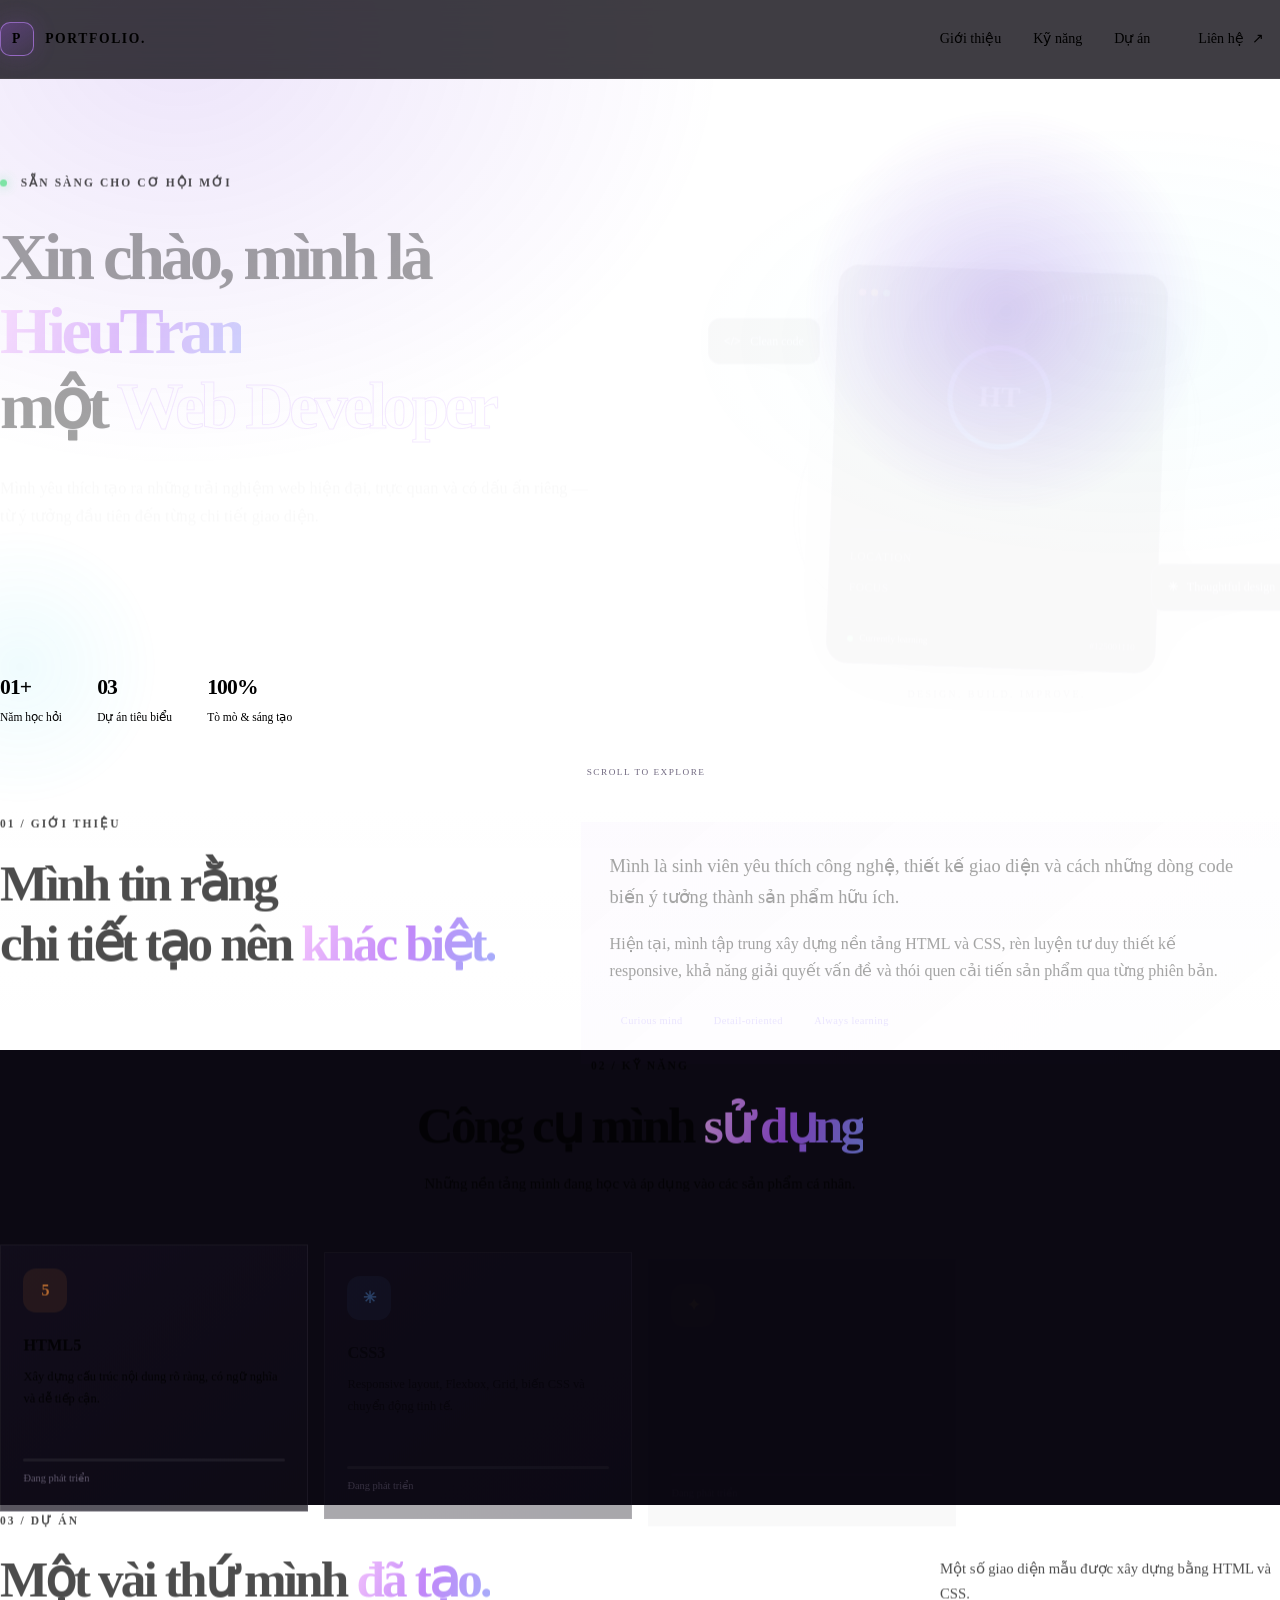
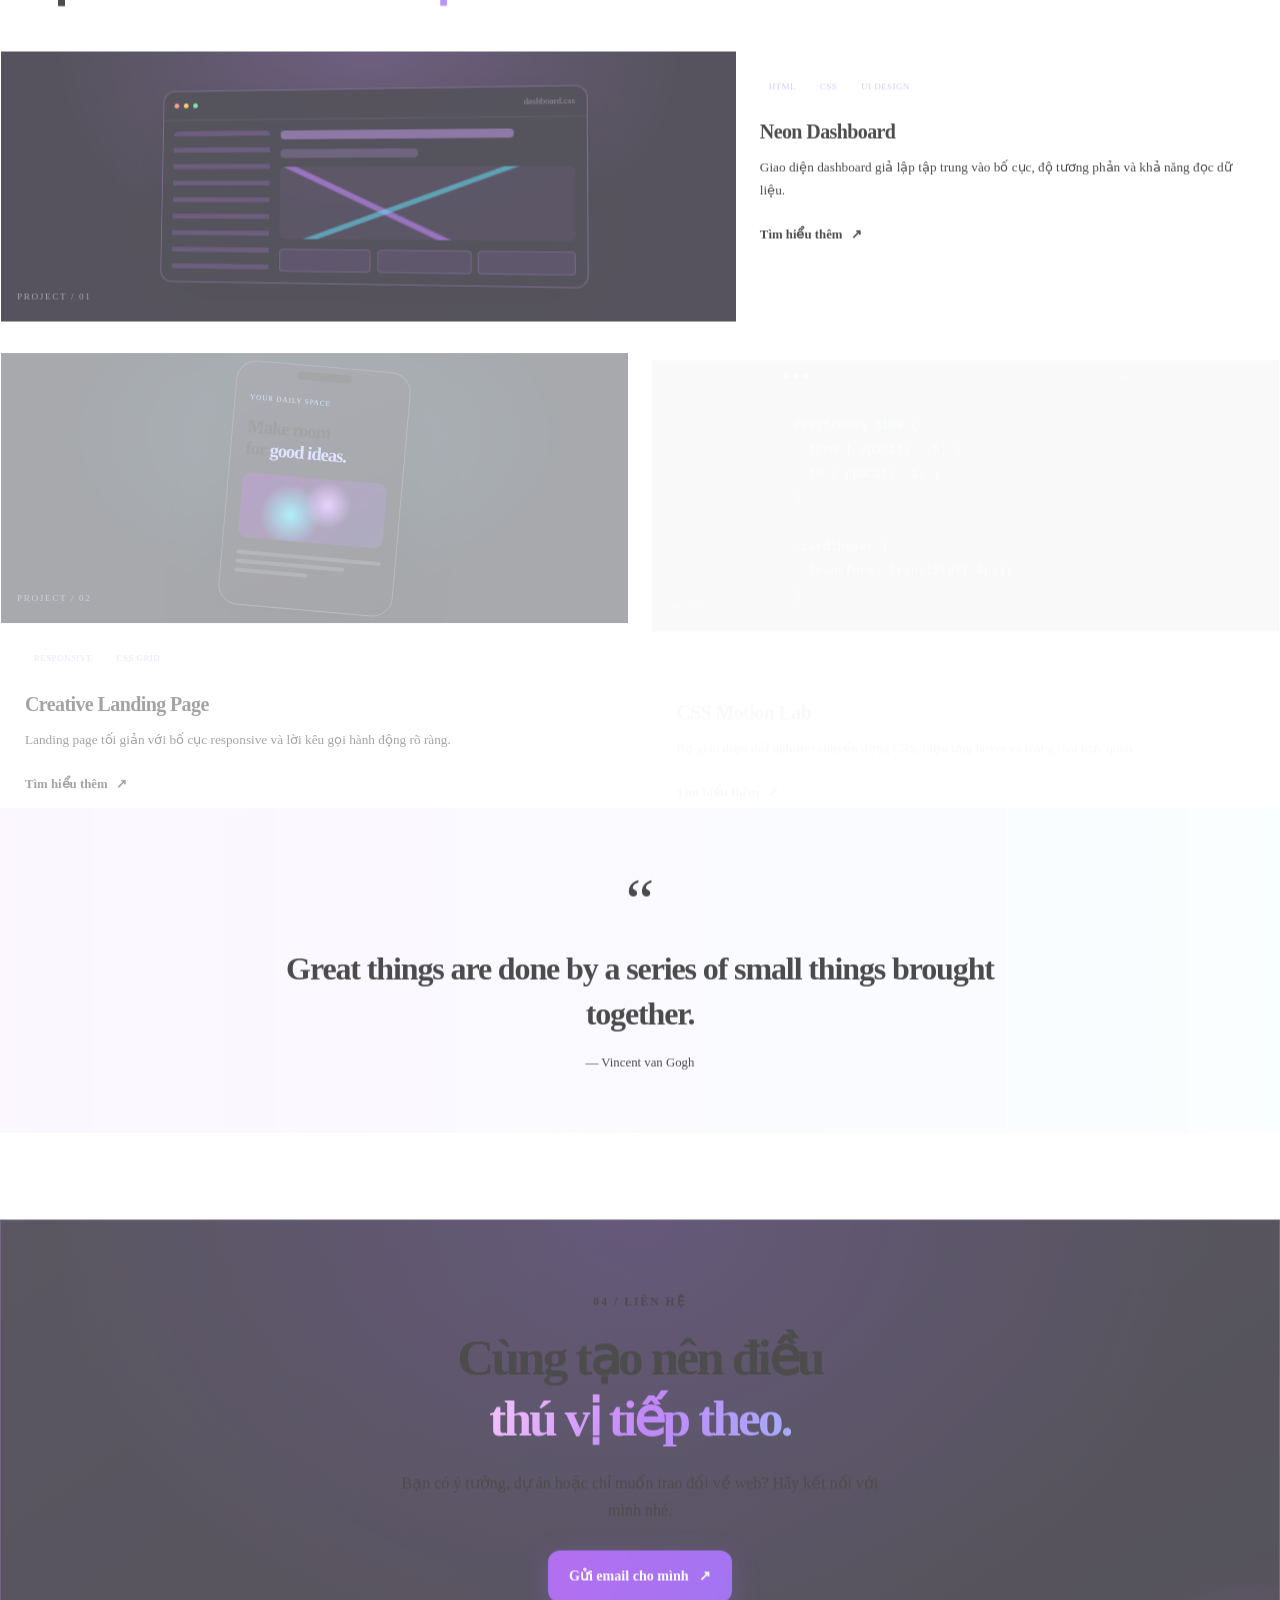
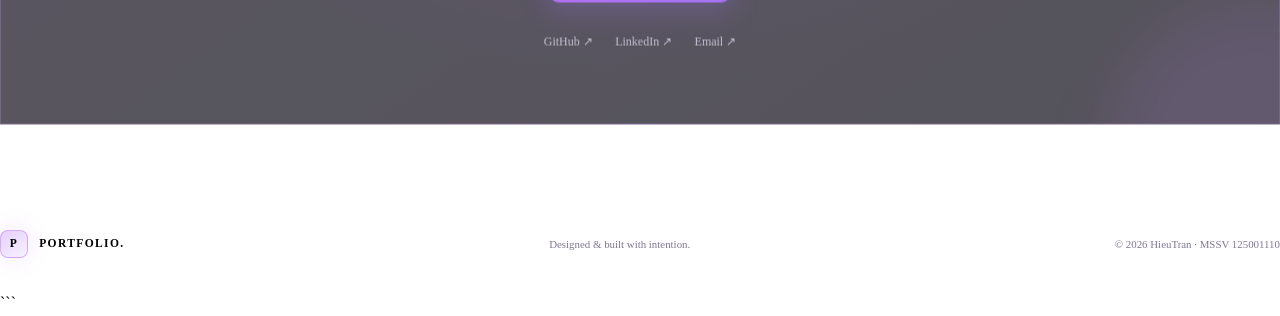
<file: index.html>
<!DOCTYPE html>
<html lang="vi">
<head>
  <meta charset="UTF-8">
  <meta name="viewport" content="width=device-width, initial-scale=1.0">
  <title>HieuTran Portfolio</title>
  <meta http-equiv="refresh" content="0; url=Portfolio_Dark_Neon_125001110/">
</head>
<body>
  <p>Đang mở portfolio...</p>
  <a href="Portfolio_Dark_Neon_125001110/">Bấm vào đây nếu trang không tự chuyển.</a>
</body>
</html>
</file>
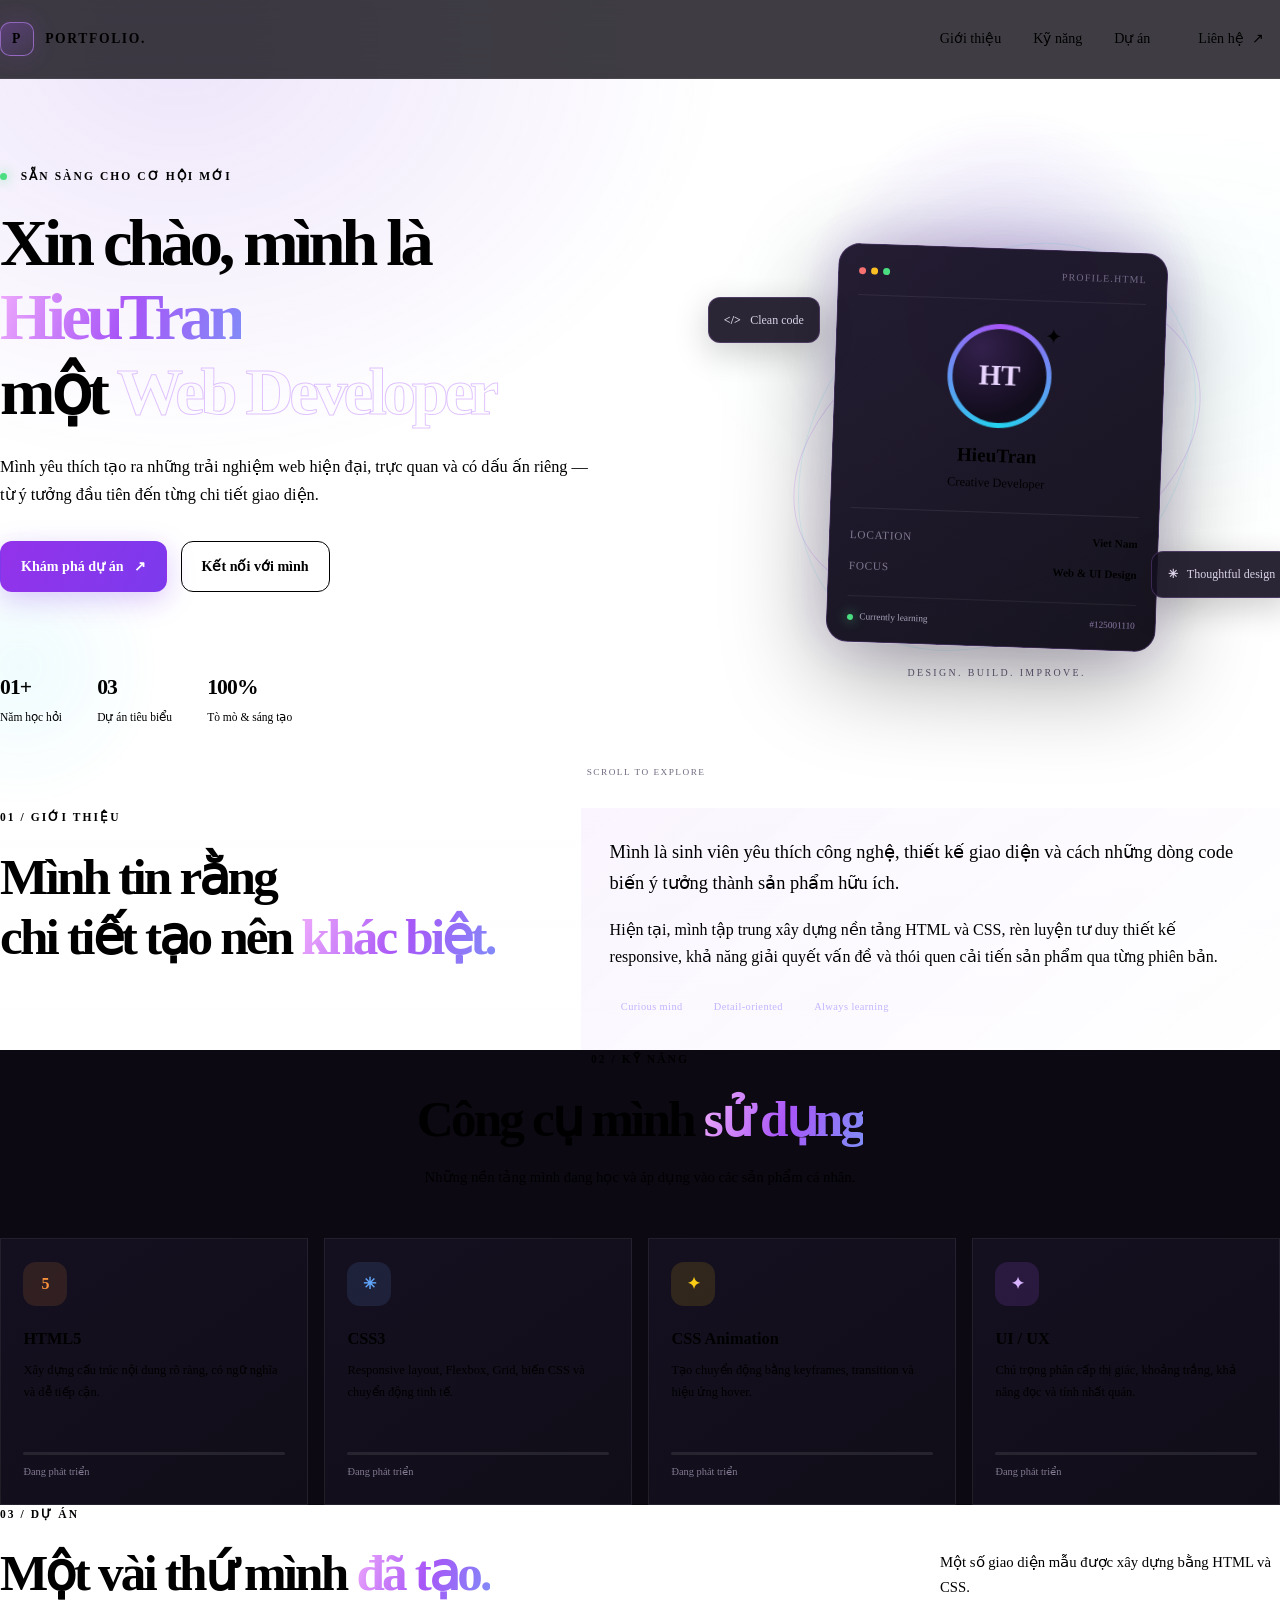
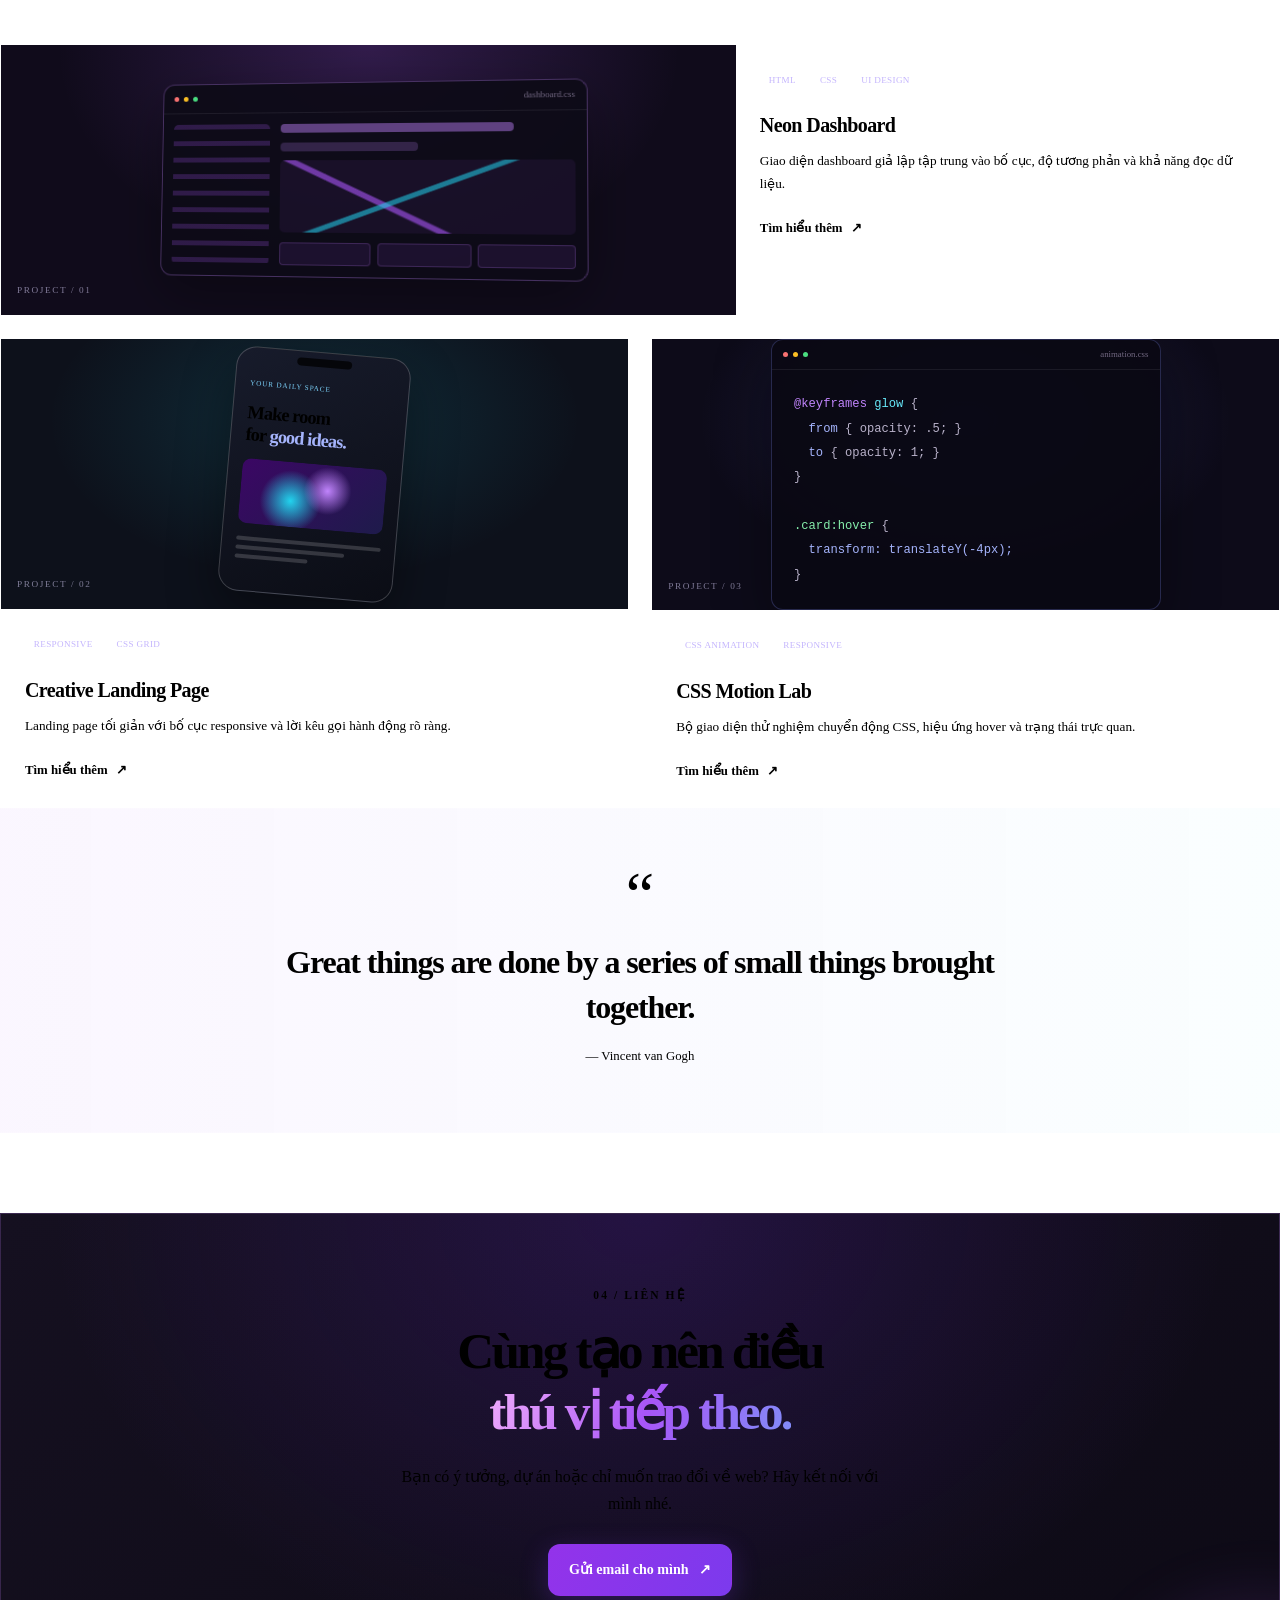
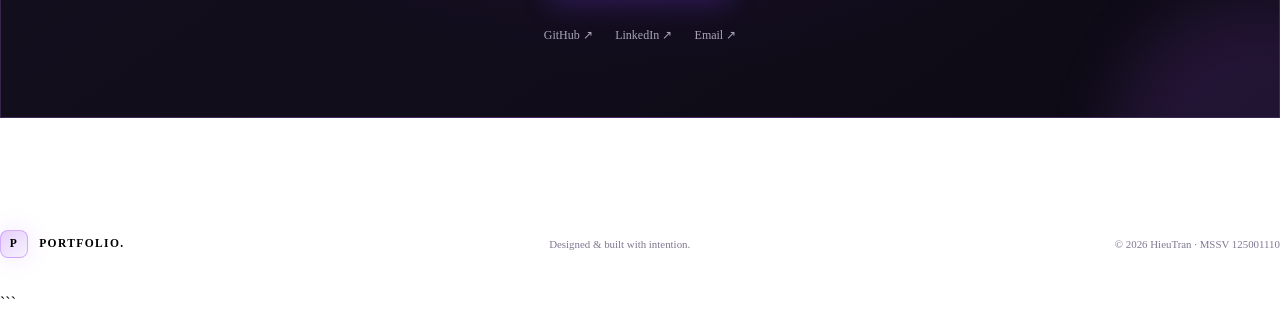
<file: Portfolio_Dark_Neon_125001110/index.html>
<!doctype html>
<html lang="vi">
<head>
  <meta charset="utf-8">
  <meta name="viewport" content="width=device-width, initial-scale=1">
  <meta name="description" content="Portfolio cá nhân của HieuTran — giới thiệu, kỹ năng, dự án và liên hệ.">
  <meta name="theme-color" content="#09070f">
  <title>Portfolio | HieuTran</title>

  <link rel="preconnect" href="https://fonts.googleapis.com">
  <link rel="preconnect" href="https://fonts.gstatic.com" crossorigin>
  <link href="https://fonts.googleapis.com/css2?family=Inter:wght@400;500;600;700;800&display=swap" rel="stylesheet">
  <link rel="stylesheet" href="css/style.css">
</head>
<body>
  <a class="skip-link" href="#main">Bỏ qua điều hướng</a>

  <header class="site-header">
    <div class="container header-inner">
      <a class="brand" href="#home" aria-label="Về đầu trang">
        <span class="brand-mark">P</span>
        <span>PORTFOLIO<span class="brand-dot">.</span></span>
      </a>

      <nav id="primary-nav" class="primary-nav" aria-label="Điều hướng chính">
        <a href="#about">Giới thiệu</a>
        <a href="#skills">Kỹ năng</a>
        <a href="#projects">Dự án</a>
        <a href="#contact" class="nav-cta">Liên hệ <span aria-hidden="true">↗</span></a>
      </nav>
    </div>
  </header>

  <main id="main">
    <section id="home" class="hero section-shell">
      <div class="hero-glow hero-glow-one" aria-hidden="true"></div>
      <div class="hero-glow hero-glow-two" aria-hidden="true"></div>

      <div class="container hero-grid">
        <div class="hero-copy">
          <p class="eyebrow reveal">
            <span class="status-dot"></span>
            SẴN SÀNG CHO CƠ HỘI MỚI
          </p>

          <h1 class="reveal reveal-delay-1">
            Xin chào, mình là
            <span class="gradient-text">HieuTran</span><br>
            một <span class="outline-text">Web Developer</span>
          </h1>

          <p class="hero-description reveal reveal-delay-2">
            Mình yêu thích tạo ra những trải nghiệm web hiện đại, trực quan
            và có dấu ấn riêng — từ ý tưởng đầu tiên đến từng chi tiết giao diện.
          </p>

          <div class="hero-actions reveal reveal-delay-3">
            <a class="button button-primary" href="#projects">
              Khám phá dự án <span aria-hidden="true">↗</span>
            </a>
            <a class="button button-ghost" href="#contact">Kết nối với mình</a>
          </div>

          <div class="hero-meta">
            <div><strong>01+</strong><span>Năm học hỏi</span></div>
            <div><strong>03</strong><span>Dự án tiêu biểu</span></div>
            <div><strong>100%</strong><span>Tò mò & sáng tạo</span></div>
          </div>
        </div>

        <div class="hero-visual reveal reveal-delay-2">
          <div class="orbit orbit-one"></div>
          <div class="orbit orbit-two"></div>

          <div class="profile-card">
            <div class="profile-card-top">
              <span class="window-dots"><i></i><i></i><i></i></span>
              <span class="card-label">PROFILE.HTML</span>
            </div>

            <div class="avatar-wrap">
              <div class="avatar-ring"><div class="avatar">HT</div></div>
              <span class="avatar-spark">✦</span>
            </div>

            <p class="profile-name">HieuTran</p>
            <p class="profile-role">Creative Developer</p>
            <div class="profile-divider"></div>

            <div class="profile-data"><span>LOCATION</span><strong>Viet Nam</strong></div>
            <div class="profile-data"><span>FOCUS</span><strong>Web & UI Design</strong></div>

            <div class="profile-card-footer">
              <span class="status-dot"></span>
              Currently learning
              <span class="footer-code">#125001110</span>
            </div>
          </div>

          <div class="floating-tag tag-code"><span>&lt;/&gt;</span> Clean code</div>
          <div class="floating-tag tag-design"><span>✳</span> Thoughtful design</div>
          <div class="visual-caption">DESIGN. BUILD. IMPROVE.</div>
        </div>
      </div>

      <a href="#about" class="scroll-cue" aria-label="Cuộn xuống phần giới thiệu">
        <span></span> SCROLL TO EXPLORE
      </a>
    </section>

    <section id="about" class="section section-about">
      <div class="container about-grid">
        <div class="section-heading reveal">
          <p class="eyebrow">01 / GIỚI THIỆU</p>
          <h2>Mình tin rằng<br>chi tiết tạo nên <span class="gradient-text">khác biệt.</span></h2>
        </div>

        <article class="about-card reveal reveal-delay-1">
          <p class="large-copy">
            Mình là sinh viên yêu thích công nghệ, thiết kế giao diện và cách
            những dòng code biến ý tưởng thành sản phẩm hữu ích.
          </p>
          <p>
            Hiện tại, mình tập trung xây dựng nền tảng HTML và CSS, rèn luyện
            tư duy thiết kế responsive, khả năng giải quyết vấn đề và thói quen
            cải tiến sản phẩm qua từng phiên bản.
          </p>
          <div class="about-tags">
            <span>Curious mind</span>
            <span>Detail-oriented</span>
            <span>Always learning</span>
          </div>
        </article>
      </div>
    </section>

    <section id="skills" class="section section-skills">
      <div class="container">
        <div class="section-heading centered reveal">
          <p class="eyebrow">02 / KỸ NĂNG</p>
          <h2>Công cụ mình <span class="gradient-text">sử dụng</span></h2>
          <p class="section-intro">
            Những nền tảng mình đang học và áp dụng vào các sản phẩm cá nhân.
          </p>
        </div>

        <div class="skills-grid">
          <article class="skill-card reveal">
            <div class="skill-icon icon-html">5</div>
            <h3>HTML5</h3>
            <p>Xây dựng cấu trúc nội dung rõ ràng, có ngữ nghĩa và dễ tiếp cận.</p>
            <div class="skill-level"><span style="width:78%"></span></div>
            <small>Đang phát triển</small>
          </article>

          <article class="skill-card reveal reveal-delay-1">
            <div class="skill-icon icon-css">✳</div>
            <h3>CSS3</h3>
            <p>Responsive layout, Flexbox, Grid, biến CSS và chuyển động tinh tế.</p>
            <div class="skill-level"><span style="width:72%"></span></div>
            <small>Đang phát triển</small>
          </article>

          <article class="skill-card reveal reveal-delay-2">
            <div class="skill-icon icon-js">✦</div>
            <h3>CSS Animation</h3>
            <p>Tạo chuyển động bằng keyframes, transition và hiệu ứng hover.</p>
            <div class="skill-level"><span style="width:58%"></span></div>
            <small>Đang phát triển</small>
          </article>

          <article class="skill-card reveal reveal-delay-3">
            <div class="skill-icon icon-ui">✦</div>
            <h3>UI / UX</h3>
            <p>Chú trọng phân cấp thị giác, khoảng trắng, khả năng đọc và tính nhất quán.</p>
            <div class="skill-level"><span style="width:64%"></span></div>
            <small>Đang phát triển</small>
          </article>
        </div>
      </div>
    </section>

    <section id="projects" class="section section-projects">
      <div class="container">
        <div class="section-heading project-heading reveal">
          <div>
            <p class="eyebrow">03 / DỰ ÁN</p>
            <h2>Một vài thứ mình <span class="gradient-text">đã tạo.</span></h2>
          </div>
          <p class="section-intro">
            Một số giao diện mẫu được xây dựng bằng HTML và CSS.
          </p>
        </div>

        <div class="projects-grid">
          <article class="project-card project-featured reveal">
            <div class="project-art art-one">
              <div class="art-window">
                <div class="art-top">
                  <i></i><i></i><i></i><span>dashboard.css</span>
                </div>
                <div class="art-layout">
                  <div class="art-sidebar"></div>
                  <div class="art-content">
                    <div class="art-bar"></div>
                    <div class="art-bar short"></div>
                    <div class="art-chart"></div>
                    <div class="art-cards"><i></i><i></i><i></i></div>
                  </div>
                </div>
              </div>
              <span class="art-index">PROJECT / 01</span>
            </div>

            <div class="project-info">
              <div class="project-tags"><span>HTML</span><span>CSS</span><span>UI DESIGN</span></div>
              <h3>Neon Dashboard</h3>
              <p>Giao diện dashboard giả lập tập trung vào bố cục, độ tương phản và khả năng đọc dữ liệu.</p>
              <a class="text-link" href="#contact">Tìm hiểu thêm <span aria-hidden="true">↗</span></a>
            </div>
          </article>

          <article class="project-card reveal reveal-delay-1">
            <div class="project-art art-two">
              <div class="phone-mock">
                <div class="phone-notch"></div>
                <div class="phone-kicker">YOUR DAILY SPACE</div>
                <div class="phone-title">Make room<br>for <span>good ideas.</span></div>
                <div class="phone-shape"></div>
                <div class="phone-lines"><i></i><i></i><i></i></div>
              </div>
              <span class="art-index">PROJECT / 02</span>
            </div>

            <div class="project-info">
              <div class="project-tags"><span>RESPONSIVE</span><span>CSS GRID</span></div>
              <h3>Creative Landing Page</h3>
              <p>Landing page tối giản với bố cục responsive và lời kêu gọi hành động rõ ràng.</p>
              <a class="text-link" href="#contact">Tìm hiểu thêm <span aria-hidden="true">↗</span></a>
            </div>
          </article>

          <article class="project-card reveal reveal-delay-2">
            <div class="project-art art-three">
              <div class="code-window">
                <div class="code-top">
                  <i></i><i></i><i></i><span>animation.css</span>
                </div>
                <div class="code-lines">
                  <b>@keyframes</b> <em>glow</em> {<br>
                  <span>&nbsp; from</span> { opacity: .5; }<br>
                  <span>&nbsp; to</span> { opacity: 1; }<br>
                  }<br><br>
                  <strong>.card:hover</strong> {<br>
                  <span>&nbsp; transform: translateY(-4px);</span><br>
                  }
                </div>
              </div>
              <span class="art-index">PROJECT / 03</span>
            </div>

            <div class="project-info">
              <div class="project-tags"><span>CSS ANIMATION</span><span>RESPONSIVE</span></div>
              <h3>CSS Motion Lab</h3>
              <p>Bộ giao diện thử nghiệm chuyển động CSS, hiệu ứng hover và trạng thái trực quan.</p>
              <a class="text-link" href="#contact">Tìm hiểu thêm <span aria-hidden="true">↗</span></a>
            </div>
          </article>
        </div>
      </div>
    </section>

    <section class="quote-section">
      <div class="container quote-inner reveal">
        <span class="quote-mark">“</span>
        <blockquote>Great things are done by a series of small things brought together.</blockquote>
        <p>— Vincent van Gogh</p>
      </div>
    </section>

    <section id="contact" class="section section-contact">
      <div class="container contact-panel reveal">
        <div class="contact-orb" aria-hidden="true"></div>
        <p class="eyebrow">04 / LIÊN HỆ</p>
        <h2>Cùng tạo nên điều<br><span class="gradient-text">thú vị tiếp theo.</span></h2>
        <p class="contact-copy">
          Bạn có ý tưởng, dự án hoặc chỉ muốn trao đổi về web?
          Hãy kết nối với mình nhé.
        </p>
        <a class="button button-primary contact-button" href="mailto:your.email@example.com">
          Gửi email cho mình <span aria-hidden="true">↗</span>
        </a>
        <div class="social-links">
          <a href="https://github.com/" target="_blank" rel="noreferrer">GitHub ↗</a>
          <a href="https://www.linkedin.com/" target="_blank" rel="noreferrer">LinkedIn ↗</a>
          <a href="mailto:your.email@example.com">Email ↗</a>
        </div>
      </div>
    </section>
  </main>

  <footer class="site-footer">
    <div class="container footer-inner">
      <a class="brand footer-brand" href="#home">
        <span class="brand-mark">P</span>
        <span>PORTFOLIO<span class="brand-dot">.</span></span>
      </a>
      <p>Designed & built with intention.</p>
      <p>© 2026 HieuTran · MSSV 125001110</p>
    </div>
  </footer>
</body>
</html>
```
</file>
<file: Portfolio_Dark_Neon_125001110/css/style.css>
```css
/* ==========================================================
   PORTFOLIO — Dark / Neon Purple
   HTML + CSS ONLY — Responsive + CSS Animations
   ========================================================== */

:root {
  color-scheme: dark;
  --primary-color: #a855f7;
  --primary-bright: #c084fc;
  --primary-deep: #6d28d9;
  --accent-color: #22d3ee;
  --bg-color: #09070f;
  --surface-color: #100d1b;
  --surface-raised: #171225;
  --text-color: #f5f3ff;
  --muted-color: #aaa4bc;
  --border-color: rgba(192, 132, 252, .17);
  --font-family: "Inter", system-ui, -apple-system, BlinkMacSystemFont, "Segoe UI", sans-serif;
  --space-xs: .5rem;
  --space-sm: .75rem;
  --space-md: 1rem;
  --space-lg: 1.5rem;
  --space-xl: 2rem;
  --space-2xl: 3rem;
  --space-3xl: 5rem;
  --radius-sm: 12px;
  --radius-md: 20px;
  --radius-lg: 28px;
  --container-width: 1160px;
  --transition: 220ms ease;
}

/* ========== RESET & GLOBAL ========== */

* {
  box-sizing: border-box;
}

html {
  scroll-behavior: smooth;
  scroll-padding-top: 90px;
}

body {
  margin: 0;
  background: var(--bg-color);
  color: var(--text-color);
  font-family: var(--font-family);
  line-height: 1.7;
  overflow-x: hidden;
}

body::before {
  content: "";
  position: fixed;
  inset: 0;
  z-index: -2;
  pointer-events: none;
  background:
    radial-gradient(ellipse at 14% 5%, rgba(109,40,217,.12), transparent 35%),
    radial-gradient(ellipse at 88% 38%, rgba(34,211,238,.045), transparent 28%);
}

a {
  color: inherit;
  text-decoration: none;
}

button,
input,
textarea {
  font: inherit;
}

button,
a {
  -webkit-tap-highlight-color: transparent;
}

a:focus-visible,
button:focus-visible {
  outline: 3px solid var(--accent-color);
  outline-offset: 4px;
  border-radius: 8px;
}

::selection {
  background: rgba(168,85,247,.45);
  color: white;
}

.container {
  width: min(var(--container-width), calc(100% - 3rem));
  margin-inline: auto;
}

.skip-link {
  position: absolute;
  top: -100px;
  left: 1rem;
  z-index: 1000;
  padding: .75rem 1rem;
  background: var(--primary-color);
  color: white;
  border-radius: 8px;
}

.skip-link:focus {
  top: 1rem;
}

/* ========== HEADER & NAVIGATION ========== */

.site-header {
  position: sticky;
  top: 0;
  z-index: 100;
  border-bottom: 1px solid rgba(255,255,255,.055);
  background: rgba(9,7,15,.78);
  backdrop-filter: blur(18px);
}

.header-inner,
.primary-nav,
.brand,
.hero-actions,
.hero-meta,
.profile-card-top,
.window-dots,
.profile-card-footer,
.project-tags,
.social-links,
.footer-inner {
  display: flex;
  align-items: center;
}

.header-inner {
  min-height: 78px;
  justify-content: space-between;
  gap: 2rem;
}

.brand {
  gap: .7rem;
  font-weight: 800;
  font-size: .85rem;
  letter-spacing: .12em;
}

.brand-mark {
  display: grid;
  place-items: center;
  width: 34px;
  height: 34px;
  border: 1px solid rgba(192,132,252,.6);
  border-radius: 10px;
  background: linear-gradient(145deg, rgba(168,85,247,.28), rgba(109,40,217,.06));
  color: var(--primary-bright);
  box-shadow: 0 0 24px rgba(168,85,247,.15);
}

.brand-dot {
  color: var(--primary-bright);
}

.primary-nav {
  gap: 2rem;
  color: var(--muted-color);
  font-size: .88rem;
}

.primary-nav a {
  transition: color var(--transition);
}

.primary-nav a:hover,
.primary-nav a:focus-visible {
  color: white;
}

.primary-nav .nav-cta {
  padding: .6rem 1rem;
  border: 1px solid var(--border-color);
  border-radius: 999px;
  color: var(--text-color);
}

.nav-cta span {
  color: var(--primary-bright);
  margin-left: .3rem;
}

/* JavaScript-free layout: no collapsible menu button */

.menu-toggle {
  display: none;
}

.menu-toggle span {
  display: none;
}

/* ========== HERO SECTION ========== */

.section-shell {
  position: relative;
}

.hero {
  display: flex;
  align-items: center;
  min-height: 680px;
  padding: 5.5rem 0 5rem;
  overflow: hidden;
}

.hero-grid {
  display: grid;
  grid-template-columns: 1.08fr .92fr;
  align-items: center;
  gap: 3rem;
  position: relative;
  z-index: 1;
}

.hero-glow {
  position: absolute;
  border-radius: 50%;
  filter: blur(2px);
  pointer-events: none;
}

.hero-glow-one {
  width: 420px;
  height: 420px;
  top: 3%;
  right: 5%;
  background: radial-gradient(circle, rgba(109,40,217,.2), transparent 68%);
}

.hero-glow-two {
  width: 280px;
  height: 280px;
  bottom: 0;
  left: -120px;
  background: radial-gradient(circle, rgba(34,211,238,.07), transparent 70%);
}

.eyebrow {
  color: var(--primary-bright);
  font-size: .72rem;
  font-weight: 700;
  letter-spacing: .18em;
  margin: 0 0 1.2rem;
}

.status-dot {
  display: inline-block;
  width: 7px;
  height: 7px;
  border-radius: 50%;
  background: #4ade80;
  box-shadow: 0 0 12px rgba(74,222,128,.8);
  margin-right: .55rem;
}

.hero h1 {
  max-width: 740px;
  margin: 0;
  font-size: clamp(2.7rem, 5.2vw, 4.7rem);
  line-height: 1.12;
  letter-spacing: -.065em;
  font-weight: 800;
}

.gradient-text {
  color: var(--primary-bright);
  background: linear-gradient(110deg, #f0abfc 0%, #a855f7 52%, #818cf8 100%);
  -webkit-background-clip: text;
  background-clip: text;
  -webkit-text-fill-color: transparent;
}

.outline-text {
  color: transparent;
  -webkit-text-stroke: 1px rgba(216,180,254,.8);
}

.hero-description {
  max-width: 590px;
  color: var(--muted-color);
  font-size: 1.02rem;
  margin: 1.5rem 0 2rem;
}

.hero-actions {
  flex-wrap: wrap;
  gap: .85rem;
}

.button {
  display: inline-flex;
  align-items: center;
  justify-content: center;
  gap: .65rem;
  min-height: 48px;
  padding: .8rem 1.25rem;
  border: 1px solid transparent;
  border-radius: 12px;
  font-weight: 700;
  font-size: .88rem;
  transition:
    transform var(--transition),
    box-shadow var(--transition),
    background var(--transition),
    border-color var(--transition);
}

.button:hover {
  transform: translateY(-3px);
}

.button-primary {
  background: linear-gradient(115deg, #9333ea, #7c3aed);
  color: white;
  box-shadow: 0 8px 28px rgba(124,58,237,.27);
}

.button-primary:hover {
  box-shadow: 0 12px 36px rgba(168,85,247,.4);
}

.button-ghost {
  border-color: var(--border-color);
  background: rgba(255,255,255,.025);
  color: var(--text-color);
}

.button-ghost:hover {
  background: rgba(168,85,247,.1);
  border-color: rgba(192,132,252,.5);
}

.hero-meta {
  gap: 2.2rem;
  margin-top: 3.2rem;
  padding-top: 1.5rem;
  border-top: 1px solid rgba(255,255,255,.08);
}

.hero-meta div {
  display: grid;
  gap: .15rem;
}

.hero-meta strong {
  font-size: 1.35rem;
  letter-spacing: -.04em;
}

.hero-meta span {
  font-size: .72rem;
  color: var(--muted-color);
}

/* ========== PROFILE CARD & ORBITS ========== */

.hero-visual {
  min-height: 470px;
  position: relative;
  display: grid;
  place-items: center;
}

.orbit {
  position: absolute;
  border: 1px solid rgba(168,85,247,.2);
  border-radius: 50%;
  transform: rotate(-25deg);
}

.orbit-one {
  width: 430px;
  height: 280px;
}

.orbit-two {
  width: 350px;
  height: 450px;
  border-color: rgba(34,211,238,.12);
  transform: rotate(42deg);
}

.profile-card {
  position: relative;
  z-index: 1;
  width: min(330px, 78%);
  padding: 1.15rem 1.25rem 1rem;
  border: 1px solid rgba(192,132,252,.25);
  border-radius: 22px;
  background: linear-gradient(145deg, rgba(27,20,43,.96), rgba(13,10,22,.96));
  box-shadow: 0 25px 100px rgba(0,0,0,.4), 0 0 55px rgba(124,58,237,.12);
  transform: rotate(2deg);
}

.profile-card-top {
  justify-content: space-between;
  padding-bottom: .9rem;
  border-bottom: 1px solid rgba(255,255,255,.07);
}

.window-dots {
  gap: 5px;
}

.window-dots i,
.code-top i,
.art-top i {
  display: block;
  width: 7px;
  height: 7px;
  border-radius: 50%;
  background: #f87171;
}

.window-dots i:nth-child(2),
.code-top i:nth-child(2),
.art-top i:nth-child(2) {
  background: #fbbf24;
}

.window-dots i:nth-child(3),
.code-top i:nth-child(3),
.art-top i:nth-child(3) {
  background: #4ade80;
}

.card-label {
  color: #746b88;
  font-size: .62rem;
  letter-spacing: .12em;
}

.avatar-wrap {
  position: relative;
  width: 104px;
  margin: 1.5rem auto .8rem;
}

.avatar-ring {
  padding: 5px;
  border-radius: 50%;
  background: conic-gradient(from 0deg, #a855f7, #22d3ee, #a855f7);
}

.avatar {
  display: grid;
  place-items: center;
  width: 94px;
  height: 94px;
  border-radius: 50%;
  background: radial-gradient(circle at 30% 20%, #33204c, #120d1d 70%);
  color: #e9d5ff;
  font-weight: 800;
  font-size: 1.8rem;
}

.avatar-spark {
  position: absolute;
  top: -7px;
  right: -10px;
  color: var(--accent-color);
  font-size: 1.3rem;
}

.profile-name,
.profile-role {
  text-align: center;
  margin: 0;
}

.profile-name {
  font-size: 1.2rem;
  font-weight: 800;
}

.profile-role {
  color: var(--primary-bright);
  font-size: .78rem;
}

.profile-divider {
  height: 1px;
  background: rgba(255,255,255,.08);
  margin: 1.1rem 0 .75rem;
}

.profile-data {
  display: flex;
  justify-content: space-between;
  gap: 1rem;
  padding: .35rem 0;
  font-size: .7rem;
}

.profile-data span {
  color: #817891;
  letter-spacing: .07em;
}

.profile-data strong {
  font-weight: 600;
}

.profile-card-footer {
  margin-top: .9rem;
  padding-top: .85rem;
  border-top: 1px solid rgba(255,255,255,.07);
  color: #aaa4bc;
  font-size: .58rem;
  white-space: nowrap;
}

.profile-card-footer .status-dot {
  width: 6px;
  height: 6px;
  margin-right: .4rem;
}

.footer-code {
  margin-left: auto;
  color: #8b7aa6;
}

.floating-tag {
  position: absolute;
  z-index: 2;
  padding: .75rem .95rem;
  border: 1px solid rgba(192,132,252,.23);
  border-radius: 12px;
  background: rgba(20,15,32,.9);
  box-shadow: 0 10px 35px rgba(0,0,0,.2);
  font-size: .75rem;
  color: #d9d2e8;
  animation: float 5s ease-in-out infinite;
}

.floating-tag span {
  color: var(--primary-bright);
  font-weight: 800;
  margin-right: .4rem;
}

.tag-code {
  top: 18%;
  left: -1%;
}

.tag-design {
  right: -2%;
  bottom: 18%;
  animation-delay: -2.5s;
}

.visual-caption {
  position: absolute;
  bottom: 0;
  color: #645b75;
  letter-spacing: .24em;
  font-size: .62rem;
}

@keyframes float {
  0%, 100% {
    transform: translateY(0);
  }

  50% {
    transform: translateY(-9px);
  }
}

.scroll-cue {
  position: absolute;
  bottom: 1.4rem;
  left: 50%;
  transform: translateX(-50%);
  display: flex;
  align-items: center;
  gap: .7rem;
  color: #716980;
  font-size: .58rem;
  letter-spacing: .16em;
}

.scroll-cue span {
  width: 1px;
  height: 23px;
  background: linear-gradient(var(--primary-color), transparent);
}

/* ========== GENERAL SECTIONS ========== */

.section {
  padding: var(--space-3xl) 0;
}

.section-about {
  border-top: 1px solid rgba(255,255,255,.04);
  background: linear-gradient(180deg, rgba(255,255,255,.012), transparent);
}

.about-grid {
  display: grid;
  grid-template-columns: .85fr 1.15fr;
  gap: 4rem;
  align-items: start;
}

.section-heading h2,
.contact-panel h2 {
  margin: 0;
  font-size: clamp(2rem, 4vw, 3.2rem);
  line-height: 1.18;
  letter-spacing: -.055em;
}

.about-card {
  padding: 1.8rem;
  border: 1px solid var(--border-color);
  border-radius: var(--radius-md);
  background: linear-gradient(140deg, rgba(168,85,247,.06), rgba(255,255,255,.015));
}

.about-card p {
  color: var(--muted-color);
  margin: 0 0 1rem;
}

.about-card .large-copy {
  color: var(--text-color);
  font-size: 1.15rem;
  line-height: 1.7;
}

.about-tags {
  display: flex;
  flex-wrap: wrap;
  gap: .55rem;
  margin-top: 1.4rem;
}

.about-tags span,
.project-tags span {
  border: 1px solid var(--border-color);
  border-radius: 999px;
  padding: .35rem .7rem;
  color: #c4b5fd;
  font-size: .65rem;
  letter-spacing: .04em;
}

/* ========== SKILLS ========== */

.section-skills {
  background: #0c0913;
}

.centered {
  text-align: center;
  max-width: 700px;
  margin: 0 auto 3rem;
}

.section-intro {
  max-width: 520px;
  color: var(--muted-color);
  font-size: .92rem;
  margin: 1rem 0 0;
}

.centered .section-intro {
  margin-inline: auto;
}

.skills-grid {
  display: grid;
  grid-template-columns: repeat(4, 1fr);
  gap: 1rem;
}

.skill-card {
  min-height: 260px;
  padding: 1.4rem;
  border: 1px solid rgba(255,255,255,.07);
  border-radius: var(--radius-md);
  background: linear-gradient(145deg, #151020, #100d18);
  transition: transform var(--transition), border-color var(--transition), box-shadow var(--transition);
}

.skill-card:hover {
  transform: translateY(-6px);
  border-color: rgba(168,85,247,.5);
  box-shadow: 0 15px 45px rgba(0,0,0,.2);
}

.skill-icon {
  display: grid;
  place-items: center;
  width: 44px;
  height: 44px;
  margin-bottom: 1.2rem;
  border-radius: 13px;
  font-weight: 800;
  font-size: 1rem;
}

.icon-html {
  color: #fb923c;
  background: rgba(251,146,60,.12);
}

.icon-css {
  color: #60a5fa;
  background: rgba(96,165,250,.12);
}

.icon-js {
  color: #facc15;
  background: rgba(250,204,21,.12);
}

.icon-ui {
  color: #d8b4fe;
  background: rgba(168,85,247,.15);
}

.skill-card h3 {
  margin: 0 0 .5rem;
  font-size: 1.02rem;
}

.skill-card p {
  min-height: 76px;
  color: var(--muted-color);
  font-size: .78rem;
  margin: 0 0 1rem;
}

.skill-level {
  height: 3px;
  overflow: hidden;
  background: rgba(255,255,255,.09);
  border-radius: 99px;
}

.skill-level span {
  display: block;
  height: 100%;
  background: linear-gradient(90deg, var(--primary-deep), var(--primary-bright));
  border-radius: inherit;
}

.skill-card small {
  display: block;
  color: #817891;
  font-size: .65rem;
  margin-top: .5rem;
}

/* ========== PROJECTS ========== */

.section-projects {
  overflow: hidden;
}

.project-heading {
  display: flex;
  justify-content: space-between;
  align-items: end;
  gap: 2rem;
  margin-bottom: 2.5rem;
}

.project-heading .section-intro {
  max-width: 340px;
  margin-bottom: .2rem;
}

.projects-grid {
  display: grid;
  grid-template-columns: repeat(2, minmax(0, 1fr));
  gap: 1.4rem;
}

.project-card {
  overflow: hidden;
  border: 1px solid rgba(255,255,255,.08);
  border-radius: var(--radius-md);
  background: var(--surface-color);
  transition: transform var(--transition), border-color var(--transition), box-shadow var(--transition);
}

.project-card:hover {
  transform: translateY(-5px);
  border-color: rgba(168,85,247,.45);
  box-shadow: 0 20px 55px rgba(0,0,0,.2);
}

.project-featured {
  grid-column: 1 / -1;
  display: grid;
  grid-template-columns: 1.15fr .85fr;
}

.project-art {
  min-height: 270px;
  position: relative;
  display: grid;
  place-items: center;
  overflow: hidden;
  background: radial-gradient(ellipse at 50% 0%, rgba(168,85,247,.22), transparent 60%), #100b1b;
}

.art-two {
  background: radial-gradient(ellipse at 50% 30%, rgba(34,211,238,.15), transparent 60%), #0d111b;
}

.art-three {
  background: radial-gradient(ellipse at 50% 30%, rgba(99,102,241,.2), transparent 60%), #0d0b19;
}

.art-window {
  width: 75%;
  max-width: 430px;
  border: 1px solid rgba(192,132,252,.32);
  border-radius: 12px;
  overflow: hidden;
  background: rgba(13,10,22,.92);
  box-shadow: 0 18px 55px rgba(0,0,0,.35);
  transform: perspective(900px) rotateY(-8deg) rotateX(3deg);
}

.art-top,
.code-top {
  display: flex;
  align-items: center;
  gap: 5px;
  height: 30px;
  padding: 0 .7rem;
  border-bottom: 1px solid rgba(255,255,255,.07);
}

.art-top span,
.code-top span {
  margin-left: auto;
  color: #716780;
  font-size: .55rem;
}

.art-top i,
.code-top i {
  width: 5px;
  height: 5px;
}

.art-layout {
  display: grid;
  grid-template-columns: 25% 1fr;
  min-height: 165px;
  padding: .7rem;
  gap: .7rem;
}

.art-sidebar {
  border-radius: 5px;
  background: repeating-linear-gradient(to bottom, rgba(168,85,247,.22) 0 5px, transparent 5px 17px);
}

.art-content {
  display: flex;
  flex-direction: column;
  gap: .6rem;
}

.art-bar {
  height: 9px;
  width: 80%;
  border-radius: 4px;
  background: rgba(192,132,252,.45);
}

.art-bar.short {
  width: 48%;
  opacity: .45;
}

.art-chart {
  flex: 1;
  min-height: 55px;
  border-radius: 5px;
  background:
    linear-gradient(160deg, transparent 45%, rgba(34,211,238,.55) 46% 48%, transparent 49%),
    linear-gradient(25deg, transparent 35%, rgba(168,85,247,.6) 36% 38%, transparent 39%),
    rgba(168,85,247,.07);
}

.art-cards {
  display: flex;
  gap: .4rem;
}

.art-cards i {
  flex: 1;
  height: 23px;
  border: 1px solid rgba(192,132,252,.2);
  border-radius: 4px;
  background: rgba(168,85,247,.1);
}

.art-index {
  position: absolute;
  bottom: 1rem;
  left: 1rem;
  color: rgba(221,214,254,.55);
  font-size: .58rem;
  letter-spacing: .17em;
}

/* Phone project preview */

.phone-mock {
  position: relative;
  width: 175px;
  min-height: 245px;
  padding: 1.3rem .9rem .8rem;
  border: 1px solid rgba(255,255,255,.2);
  border-radius: 20px;
  background: linear-gradient(155deg, #171b2b, #0b0d15);
  box-shadow: 0 20px 50px rgba(0,0,0,.4);
  transform: rotate(5deg);
}

.phone-notch {
  position: absolute;
  width: 55px;
  height: 8px;
  top: 6px;
  left: 50%;
  transform: translateX(-50%);
  border-radius: 10px;
  background: #05060a;
}

.phone-kicker {
  color: #7dd3fc;
  font-size: .45rem;
  letter-spacing: .12em;
  margin-top: .6rem;
}

.phone-title {
  font-size: 1.15rem;
  line-height: 1.2;
  font-weight: 800;
  margin-top: .7rem;
  letter-spacing: -.05em;
}

.phone-title span {
  color: #a5b4fc;
}

.phone-shape {
  height: 65px;
  margin: .8rem 0;
  border-radius: 9px;
  background:
    radial-gradient(circle at 60% 40%, #c084fc, transparent 25%),
    radial-gradient(circle at 35% 60%, #22d3ee, transparent 30%),
    linear-gradient(135deg, #3b0764, #1e1b4b);
}

.phone-lines {
  display: grid;
  gap: 5px;
}

.phone-lines i {
  height: 4px;
  border-radius: 4px;
  background: rgba(255,255,255,.16);
}

.phone-lines i:nth-child(2) {
  width: 75%;
}

.phone-lines i:nth-child(3) {
  width: 50%;
}

/* CSS code preview */

.code-window {
  width: 75%;
  max-width: 390px;
  border: 1px solid rgba(129,140,248,.25);
  border-radius: 12px;
  overflow: hidden;
  background: rgba(10,9,20,.94);
  box-shadow: 0 20px 55px rgba(0,0,0,.35);
}

.code-lines {
  position: relative;
  padding: 1.4rem;
  color: #b9b2ca;
  font: .76rem/2 monospace;
}

.code-lines b {
  color: #c084fc;
  font-weight: 500;
}

.code-lines em {
  color: #67e8f9;
  font-style: normal;
}

.code-lines strong {
  color: #86efac;
  font-weight: 500;
}

.code-lines span {
  color: #a5b4fc;
}

.code-cursor {
  display: inline-block;
  width: 6px;
  height: 13px;
  margin-left: 3px;
  background: var(--primary-bright);
  vertical-align: middle;
  animation: blink 1s steps(2) infinite;
}

@keyframes blink {
  50% {
    opacity: 0;
  }
}

.project-info {
  padding: 1.5rem;
}

.project-tags {
  flex-wrap: wrap;
  gap: .4rem;
}

.project-tags span {
  font-size: .57rem;
  padding: .25rem .55rem;
}

.project-info h3 {
  margin: 1rem 0 .5rem;
  font-size: 1.25rem;
  letter-spacing: -.03em;
}

.project-info p {
  color: var(--muted-color);
  font-size: .83rem;
  margin: 0 0 1.1rem;
}

.text-link {
  display: inline-flex;
  align-items: center;
  gap: .5rem;
  color: var(--primary-bright);
  font-size: .8rem;
  font-weight: 700;
}

.text-link span {
  transition: transform var(--transition);
}

.text-link:hover span {
  transform: translate(3px, -3px);
}

/* ========== QUOTE ========== */

.quote-section {
  padding: 4rem 0;
  border-block: 1px solid rgba(255,255,255,.05);
  background: linear-gradient(90deg, rgba(168,85,247,.05), rgba(34,211,238,.025));
}

.quote-inner {
  text-align: center;
  max-width: 760px;
}

.quote-mark {
  color: var(--primary-bright);
  font-family: Georgia, serif;
  font-size: 4rem;
  line-height: .7;
}

blockquote {
  margin: 1rem 0;
  font-size: clamp(1.25rem, 2.8vw, 2rem);
  font-weight: 600;
  line-height: 1.4;
  letter-spacing: -.035em;
}

.quote-inner p {
  color: var(--muted-color);
  font-size: .8rem;
  margin: 0;
}

/* ========== CONTACT ========== */

.section-contact {
  padding: 5rem 0;
}

.contact-panel {
  position: relative;
  overflow: hidden;
  padding: 4.5rem 2rem;
  border: 1px solid rgba(192,132,252,.23);
  border-radius: var(--radius-lg);
  text-align: center;
  background:
    radial-gradient(ellipse at 50% 0%, rgba(109,40,217,.2), transparent 65%),
    linear-gradient(145deg, #151020, #0d0a15);
}

.contact-panel > *:not(.contact-orb) {
  position: relative;
  z-index: 1;
}

.contact-panel .eyebrow {
  margin-bottom: 1rem;
}

.contact-copy {
  max-width: 500px;
  margin: 1.3rem auto 1.7rem;
  color: var(--muted-color);
}

.contact-button {
  margin-bottom: 1.8rem;
}

.contact-orb {
  position: absolute;
  width: 300px;
  height: 300px;
  right: -130px;
  bottom: -180px;
  border-radius: 50%;
  background: rgba(168,85,247,.13);
  filter: blur(30px);
}

.social-links {
  justify-content: center;
  flex-wrap: wrap;
  gap: 1.4rem;
}

.social-links a {
  color: #aaa4bc;
  font-size: .75rem;
  transition: color var(--transition);
}

.social-links a:hover {
  color: white;
}

/* ========== FOOTER ========== */

.site-footer {
  border-top: 1px solid rgba(255,255,255,.06);
}

.footer-inner {
  min-height: 90px;
  justify-content: space-between;
  gap: 1rem;
}

.footer-brand {
  font-size: .72rem;
}

.footer-brand .brand-mark {
  width: 28px;
  height: 28px;
  border-radius: 8px;
}

.footer-inner p {
  color: #817891;
  font-size: .68rem;
  margin: 0;
}

/* ========== CSS-ONLY ENTRANCE ANIMATIONS ========== */

.reveal {
  animation: reveal-up .8s ease both;
}

.reveal-delay-1 {
  animation: reveal-up .8s .15s ease both;
}

.reveal-delay-2 {
  animation: reveal-up .8s .3s ease both;
}

.reveal-delay-3 {
  animation: reveal-up .8s .45s ease both;
}

@keyframes reveal-up {
  from {
    opacity: 0;
    transform: translateY(22px);
  }

  to {
    opacity: 1;
    transform: translateY(0);
  }
}

/* ========== TABLET ========== */

@media (max-width: 950px) {
  .hero {
    min-height: auto;
    padding: 5rem 0 6rem;
  }

  .hero-grid {
    grid-template-columns: 1fr 1fr;
    gap: 1.5rem;
  }

  .hero h1 {
    font-size: clamp(2.5rem, 5.6vw, 4rem);
  }

  .hero-meta {
    gap: 1.2rem;
  }

  .hero-visual {
    min-height: 420px;
  }

  .orbit-one {
    width: 350px;
    height: 240px;
  }

  .orbit-two {
    width: 300px;
    height: 390px;
  }

  .skills-grid {
    grid-template-columns: repeat(2, 1fr);
  }

  .about-grid {
    gap: 2rem;
  }
}

/* ========== MOBILE ========== */

@media (max-width: 700px) {
  .container {
    width: min(calc(100% - 2rem), var(--container-width));
  }

  /* Navigation stays visible without JavaScript */
  .header-inner {
    min-height: auto;
    padding-top: 1rem;
    padding-bottom: 1rem;
    align-items: flex-start;
    flex-direction: column;
    gap: .75rem;
  }

  .menu-toggle {
    display: none;
  }

  .primary-nav {
    display: flex;
    position: static;
    width: 100%;
    flex-direction: row;
    flex-wrap: wrap;
    align-items: center;
    gap: .35rem .8rem;
    padding: 0;
    background: transparent;
    border: 0;
    font-size: .8rem;
  }

  .primary-nav a {
    padding: .4rem 0;
  }

  .primary-nav .nav-cta {
    margin-top: 0;
    text-align: center;
  }

  .hero {
    padding: 4rem 0 5rem;
  }

  .hero-grid {
    grid-template-columns: 1fr;
  }

  .hero-copy {
    position: relative;
    z-index: 2;
  }

  .hero h1 {
    font-size: clamp(2.55rem, 11vw, 4rem);
  }

  .hero-description {
    font-size: .95rem;
  }

  .hero-meta {
    gap: 1rem;
    justify-content: space-between;
    margin-top: 2.4rem;
  }

  .hero-meta strong {
    font-size: 1.15rem;
  }

  .hero-meta span {
    font-size: .65rem;
  }

  .hero-visual {
    min-height: 410px;
    margin-top: .5rem;
  }

  .tag-code {
    left: 0;
  }

  .tag-design {
    right: 0;
  }

  .scroll-cue {
    bottom: .6rem;
  }

  .section {
    padding: 4rem 0;
  }

  .about-grid {
    grid-template-columns: 1fr;
    gap: 1.5rem;
  }

  .about-card {
    padding: 1.3rem;
  }

  .centered {
    margin-bottom: 2rem;
  }

  .skills-grid {
    gap: .75rem;
  }

  .skill-card {
    padding: 1rem;
    min-height: 0;
  }

  .skill-card p {
    min-height: 100px;
    font-size: .75rem;
  }

  .project-heading {
    display: block;
  }

  .project-heading .section-intro {
    margin-top: 1rem;
  }

  .projects-grid {
    grid-template-columns: 1fr;
  }

  .project-featured {
    grid-column: auto;
    grid-template-columns: 1fr;
  }

  .project-art {
    min-height: 245px;
  }

  .contact-panel {
    padding: 3.5rem 1.25rem;
  }

  .footer-inner {
    padding: 1.5rem 0;
    flex-direction: column;
    align-items: flex-start;
  }
}

/* ========== SMALL MOBILE ========== */

@media (max-width: 390px) {
  .hero-actions {
    align-items: stretch;
    flex-direction: column;
  }

  .hero-actions .button {
    width: 100%;
  }

  .hero-meta {
    gap: .55rem;
  }

  .hero-meta strong {
    font-size: 1rem;
  }

  .hero-meta span {
    max-width: 90px;
  }

  .profile-card {
    width: 84%;
  }

  .floating-tag {
    font-size: .65rem;
    padding: .6rem .7rem;
  }

  .skills-grid {
    grid-template-columns: 1fr;
  }

  .skill-card p {
    min-height: 0;
  }
}

/* ========== ACCESSIBILITY: REDUCED MOTION ========== */

@media (prefers-reduced-motion: reduce) {
  *,
  *::before,
  *::after {
    scroll-behavior: auto !important;
    animation-duration: .01ms !important;
    animation-iteration-count: 1 !important;
    transition-duration: .01ms !important;
  }

  .reveal,
  .reveal-delay-1,
  .reveal-delay-2,
  .reveal-delay-3 {
    animation: none;
    opacity: 1;
    transform: none;
  }
}
```
</file>
